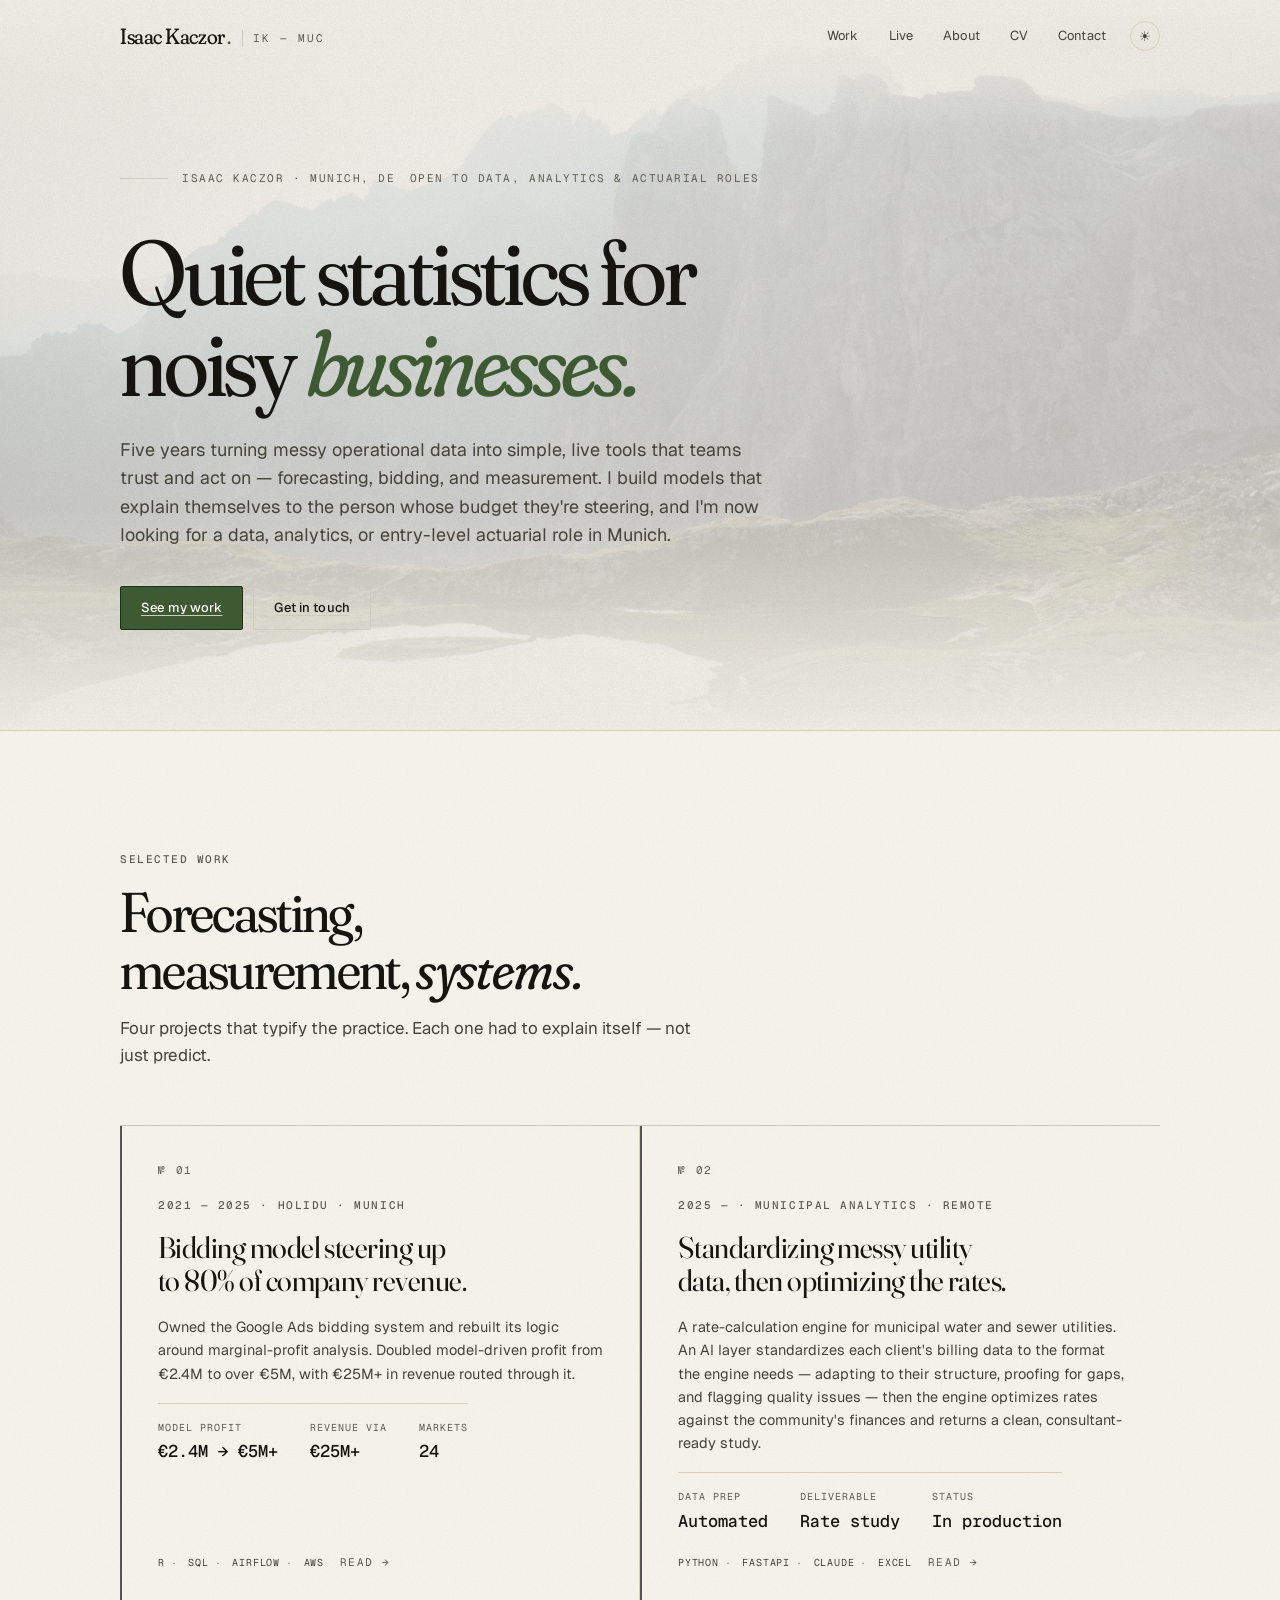
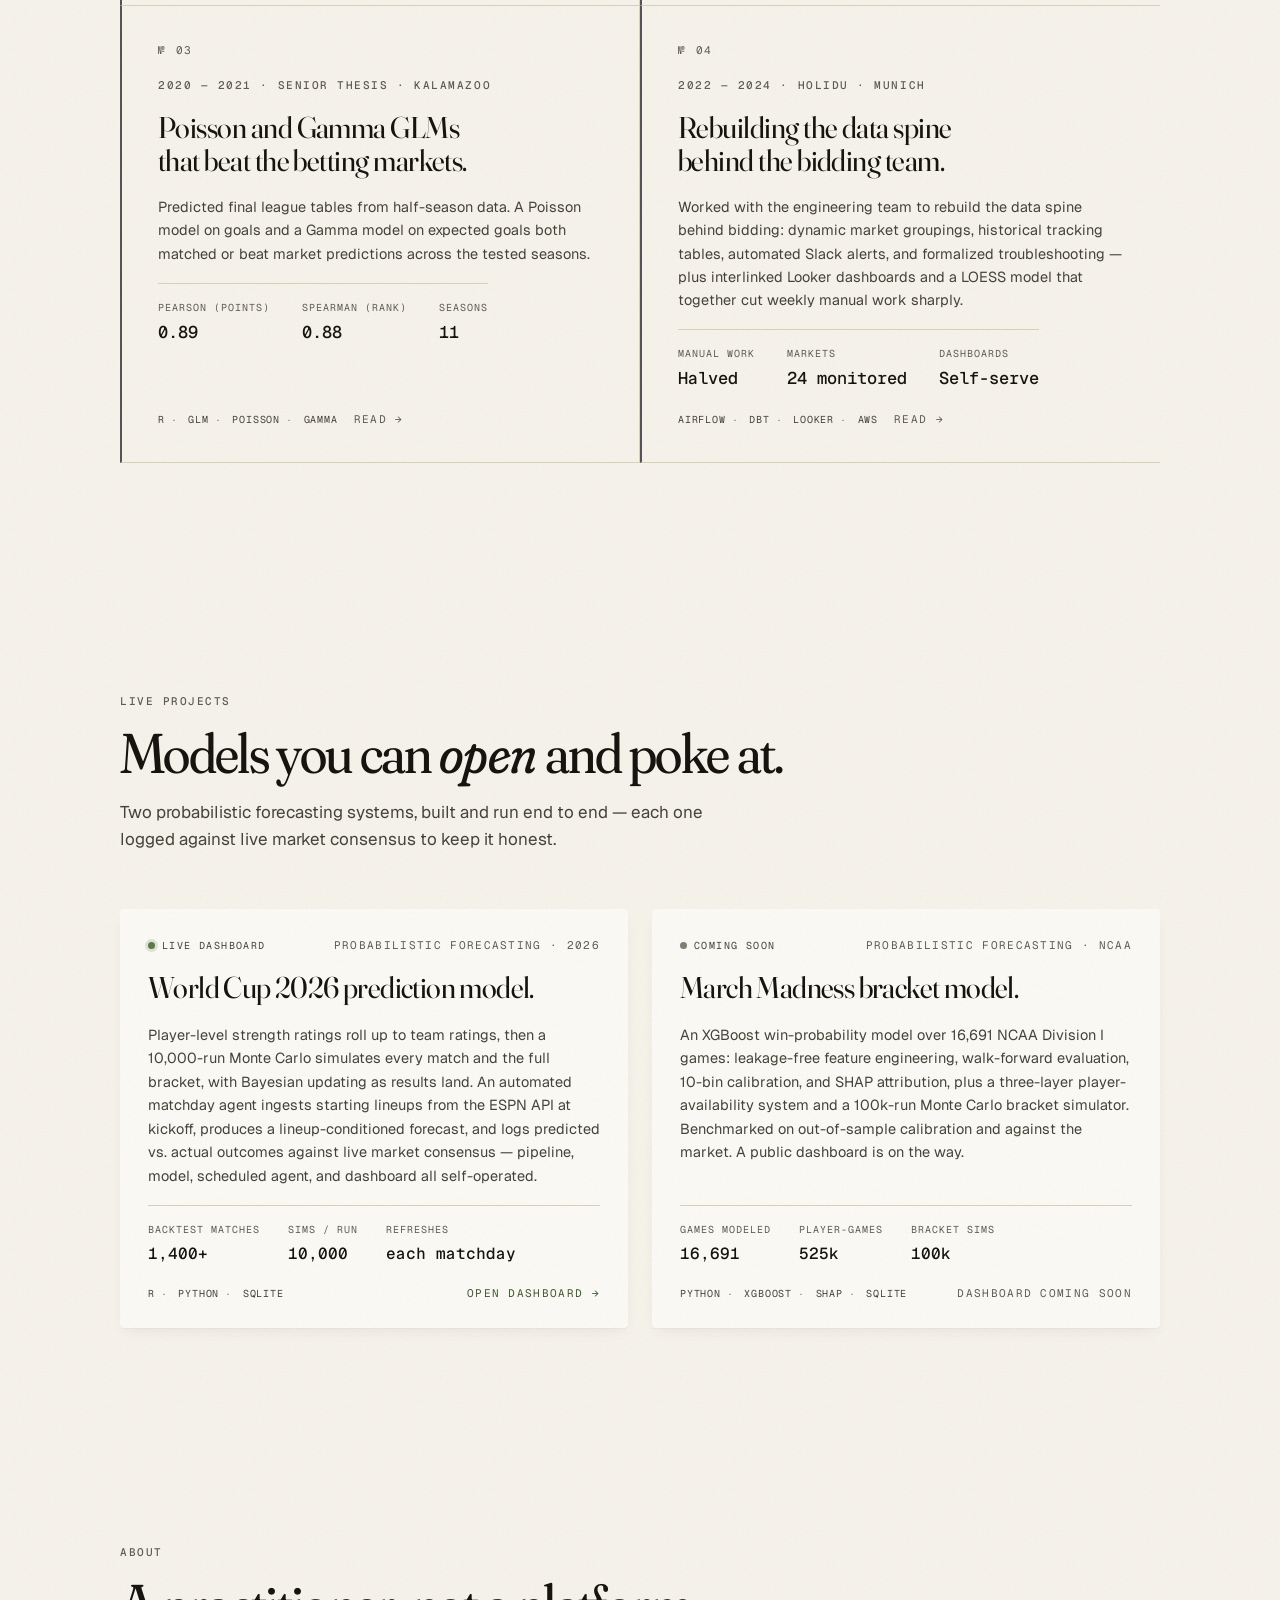
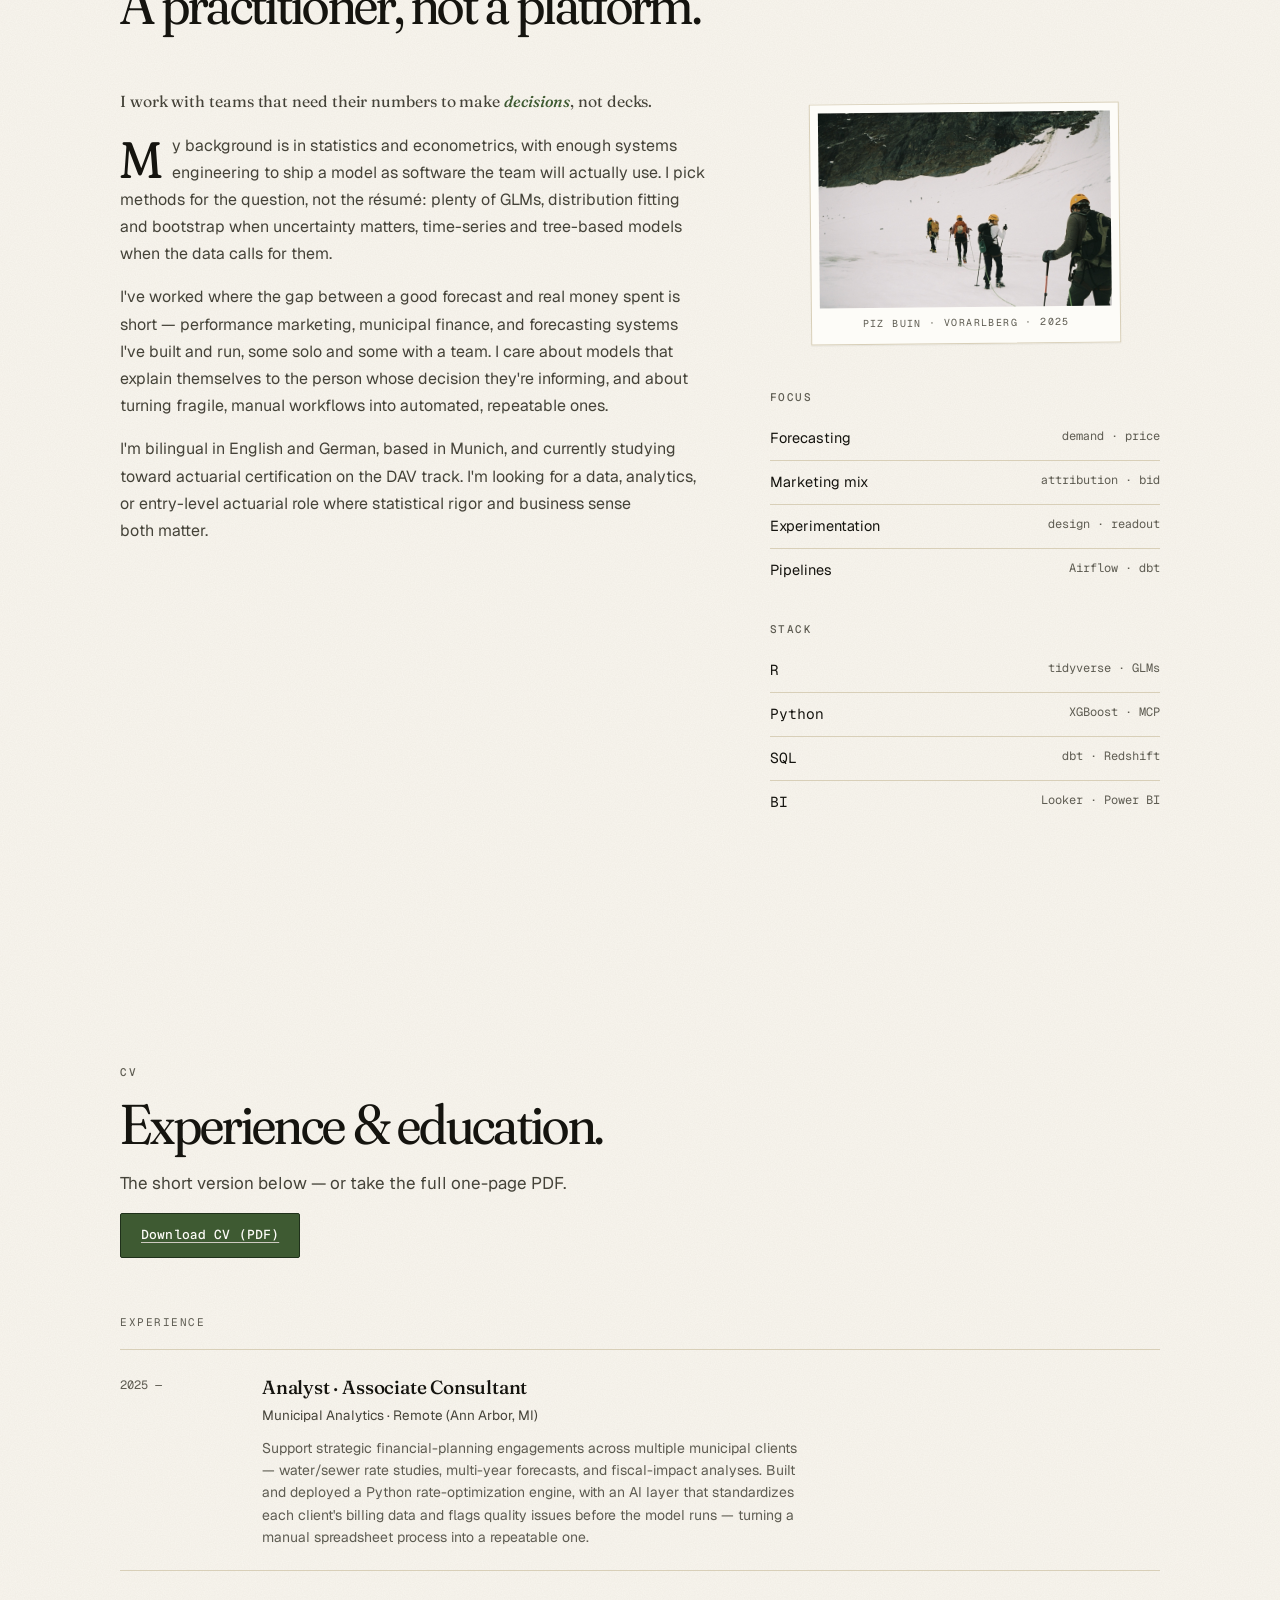
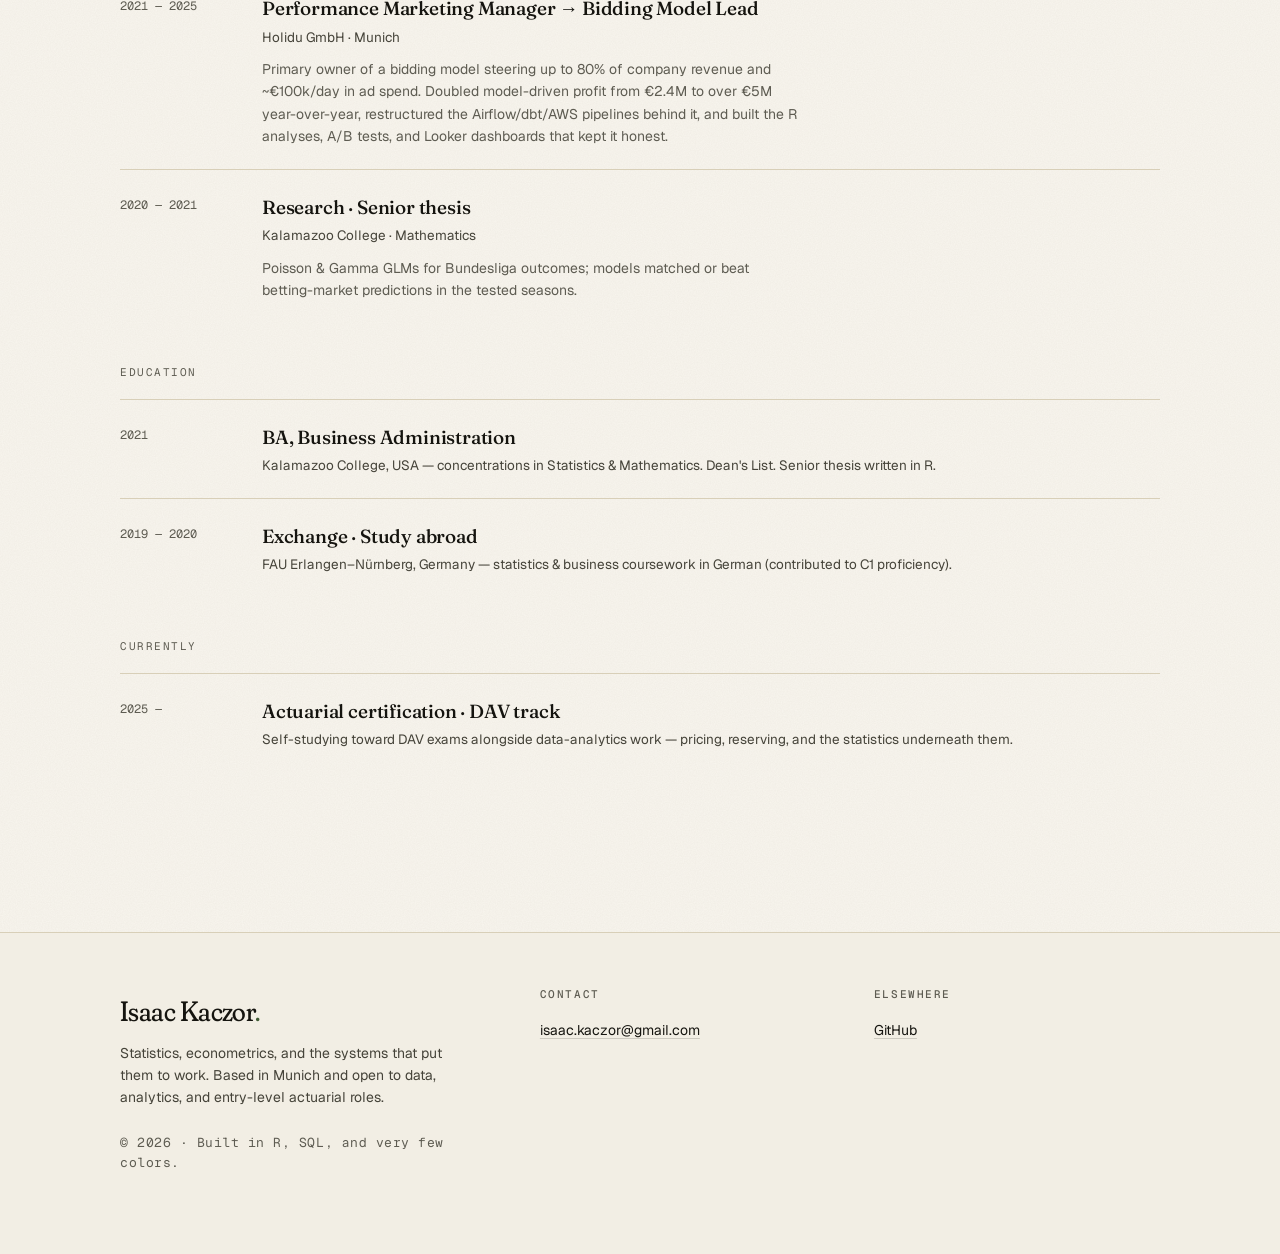
<file: index.html>
<!doctype html>
<html lang="en">
<head>
<meta charset="utf-8"/>
<meta name="viewport" content="width=device-width,initial-scale=1"/>
<title>Isaac Kaczor — Statistics, econometrics & the systems around them</title>
<meta name="description" content="Isaac Kaczor — a statistics and econometrics practitioner in Munich. Five years building forecasting, bidding, and measurement systems that teams trust and act on. Live probabilistic-forecasting projects, professional case studies, and CV."/>
<meta name="author" content="Isaac Kaczor"/>
<link rel="canonical" href="https://isaac-kaczor.vercel.app/"/>

<!-- Open Graph / Twitter -->
<meta property="og:type" content="website"/>
<meta property="og:url" content="https://isaac-kaczor.vercel.app/"/>
<meta property="og:title" content="Isaac Kaczor — Statistics, econometrics & the systems around them"/>
<meta property="og:description" content="Five years turning messy operational data into simple, live tools teams trust. Forecasting, bidding, and measurement — Munich."/>
<meta property="og:image" content="https://isaac-kaczor.vercel.app/assets/photos/hero-dolomites.jpeg"/>
<meta name="twitter:image" content="https://isaac-kaczor.vercel.app/assets/photos/hero-dolomites.jpeg"/>
<meta name="twitter:card" content="summary_large_image"/>

<link rel="icon" type="image/svg+xml" href="assets/logo/monogram.svg"/>
<link rel="preconnect" href="https://fonts.googleapis.com"/>
<link rel="preconnect" href="https://fonts.gstatic.com" crossorigin/>
<link rel="stylesheet" href="styles.css"/>
</head>
<body>
<a class="skip-link" href="#main">Skip to content</a>
<div class="app">

  <!-- ============ TOPBAR ============ -->
  <header class="topbar" id="topbar">
    <div class="topbar-inner">
      <a class="wordmark" href="#top" data-nav="top">
        Isaac Kaczor<span class="dot">.</span>
        <span class="initials">IK — MUC</span>
      </a>
      <nav aria-label="Primary">
        <a class="nav-link" href="#work" data-nav="work">Work</a>
        <a class="nav-link" href="#live" data-nav="live">Live</a>
        <a class="nav-link" href="#about" data-nav="about">About</a>
        <a class="nav-link" href="#cv" data-nav="cv">CV</a>
        <a class="nav-link" href="#contact" data-nav="contact">Contact</a>
        <button class="theme-toggle" id="theme-toggle" title="Toggle light / dark" aria-label="Toggle light or dark theme">☀</button>
      </nav>
    </div>
  </header>

  <main id="main">

  <!-- ============ HERO ============ -->
  <section id="hero" class="hero">
    <div class="hero-photo" aria-hidden="true"></div>
    <div class="hero-grain" aria-hidden="true"></div>
    <div class="hero-inner">
      <div class="hero-meta">
        <span class="rule"></span>
        <span>Isaac Kaczor · Munich, DE</span>
        <span>Open to data, analytics &amp; actuarial roles</span>
      </div>
      <h1 class="hero-title">
        Quiet statistics for<br class="hero-br"/>
        noisy <em>businesses.</em>
      </h1>
      <p class="hero-lede">
        Five years turning messy operational data into simple, live tools that teams trust
        and act on — forecasting, bidding, and measurement. I build models that explain
        themselves to the person whose budget they're steering, and I'm now looking for a
        data, analytics, or entry-level actuarial role in Munich.
      </p>
      <div class="hero-cta">
        <a class="btn btn-primary" href="#work" data-nav="work">See my work</a>
        <a class="btn btn-ghost" href="#contact" data-nav="contact">Get in touch</a>
      </div>
    </div>
  </section>

  <!-- ============ SELECTED WORK ============ -->
  <section id="work" class="section">
    <div class="section-head">
      <div class="eyebrow">Selected work</div>
      <h2>Forecasting, measurement, <span class="serif-italic">systems.</span></h2>
      <p class="section-lede">Four projects that typify the practice. Each one had to explain itself — not just predict.</p>
    </div>
    <div class="work-grid">

      <button class="work-card" data-open="holidu-bid">
        <div class="work-number">№ 01</div>
        <div class="eyebrow">2021 — 2025 · Holidu · Munich</div>
        <h3 class="work-title">Bidding model steering up to 80% of company revenue.</h3>
        <p class="work-summary">Owned the Google Ads bidding system and rebuilt its logic around marginal-profit analysis. Doubled model-driven profit from €2.4M to over €5M, with €25M+ in revenue routed through it.</p>
        <div class="work-stats">
          <div class="work-stat"><span class="work-stat-k">Model profit</span><span class="work-stat-v">€2.4M → €5M+</span></div>
          <div class="work-stat"><span class="work-stat-k">Revenue via</span><span class="work-stat-v">€25M+</span></div>
          <div class="work-stat"><span class="work-stat-k">Markets</span><span class="work-stat-v">24</span></div>
        </div>
        <div class="work-footer">
          <div class="tags"><span class="tag">R</span><span class="tag">SQL</span><span class="tag">Airflow</span><span class="tag">AWS</span></div>
          <div class="work-actions"><span class="work-open">Read →</span></div>
        </div>
      </button>

      <button class="work-card" data-open="municipal">
        <div class="work-number">№ 02</div>
        <div class="eyebrow">2025 — · Municipal Analytics · Remote</div>
        <h3 class="work-title">Standardizing messy utility data, then optimizing the rates.</h3>
        <p class="work-summary">A rate-calculation engine for municipal water and sewer utilities. An AI layer standardizes each client's billing data to the format the engine needs — adapting to their structure, proofing for gaps, and flagging quality issues — then the engine optimizes rates against the community's finances and returns a clean, consultant-ready study.</p>
        <div class="work-stats">
          <div class="work-stat"><span class="work-stat-k">Data prep</span><span class="work-stat-v">Automated</span></div>
          <div class="work-stat"><span class="work-stat-k">Deliverable</span><span class="work-stat-v">Rate study</span></div>
          <div class="work-stat"><span class="work-stat-k">Status</span><span class="work-stat-v">In production</span></div>
        </div>
        <div class="work-footer">
          <div class="tags"><span class="tag">Python</span><span class="tag">FastAPI</span><span class="tag">Claude</span><span class="tag">Excel</span></div>
          <div class="work-actions"><span class="work-open">Read →</span></div>
        </div>
      </button>

      <button class="work-card" data-open="bundesliga">
        <div class="work-number">№ 03</div>
        <div class="eyebrow">2020 — 2021 · Senior thesis · Kalamazoo</div>
        <h3 class="work-title">Poisson and Gamma GLMs that beat the betting markets.</h3>
        <p class="work-summary">Predicted final league tables from half-season data. A Poisson model on goals and a Gamma model on expected goals both matched or beat market predictions across the tested seasons.</p>
        <div class="work-stats">
          <div class="work-stat"><span class="work-stat-k">Pearson (points)</span><span class="work-stat-v">0.89</span></div>
          <div class="work-stat"><span class="work-stat-k">Spearman (rank)</span><span class="work-stat-v">0.88</span></div>
          <div class="work-stat"><span class="work-stat-k">Seasons</span><span class="work-stat-v">11</span></div>
        </div>
        <div class="work-footer">
          <div class="tags"><span class="tag">R</span><span class="tag">GLM</span><span class="tag">Poisson</span><span class="tag">Gamma</span></div>
          <div class="work-actions"><span class="work-open">Read →</span></div>
        </div>
      </button>

      <button class="work-card" data-open="holidu-pipelines">
        <div class="work-number">№ 04</div>
        <div class="eyebrow">2022 — 2024 · Holidu · Munich</div>
        <h3 class="work-title">Rebuilding the data spine behind the bidding team.</h3>
        <p class="work-summary">Worked with the engineering team to rebuild the data spine behind bidding: dynamic market groupings, historical tracking tables, automated Slack alerts, and formalized troubleshooting — plus interlinked Looker dashboards and a LOESS model that together cut weekly manual work sharply.</p>
        <div class="work-stats">
          <div class="work-stat"><span class="work-stat-k">Manual work</span><span class="work-stat-v">Halved</span></div>
          <div class="work-stat"><span class="work-stat-k">Markets</span><span class="work-stat-v">24 monitored</span></div>
          <div class="work-stat"><span class="work-stat-k">Dashboards</span><span class="work-stat-v">Self-serve</span></div>
        </div>
        <div class="work-footer">
          <div class="tags"><span class="tag">Airflow</span><span class="tag">dbt</span><span class="tag">Looker</span><span class="tag">AWS</span></div>
          <div class="work-actions"><span class="work-open">Read →</span></div>
        </div>
      </button>

    </div>
  </section>

  <!-- ============ LIVE PROJECTS ============ -->
  <section id="live" class="live">
    <div class="section-head">
      <div class="eyebrow">Live projects</div>
      <h2>Models you can <span class="serif-italic">open</span> and poke at.</h2>
      <p class="section-lede">Two probabilistic forecasting systems, built and run end to end — each one logged against live market consensus to keep it honest.</p>
    </div>
    <div class="live-grid">

      <a class="live-card" href="https://wc26-dashboard-nu.vercel.app" target="_blank" rel="noopener noreferrer">
        <div class="live-top">
          <span class="live-status is-live"><span class="dot"></span>Live dashboard</span>
          <span class="live-kicker">Probabilistic forecasting · 2026</span>
        </div>
        <h3 class="live-title">World Cup 2026 prediction model.</h3>
        <p class="live-summary">
          Player-level strength ratings roll up to team ratings, then a 10,000-run Monte Carlo
          simulates every match and the full bracket, with Bayesian updating as results land.
          An automated matchday agent ingests starting lineups from the ESPN API at kickoff,
          produces a lineup-conditioned forecast, and logs predicted vs. actual outcomes
          against live market consensus — pipeline, model, scheduled agent, and dashboard all
          self-operated.
        </p>
        <div class="live-stats">
          <div class="live-stat"><span class="live-stat-k">Backtest matches</span><span class="live-stat-v">1,400+</span></div>
          <div class="live-stat"><span class="live-stat-k">Sims / run</span><span class="live-stat-v">10,000</span></div>
          <div class="live-stat"><span class="live-stat-k">Refreshes</span><span class="live-stat-v">each matchday</span></div>
        </div>
        <div class="live-foot">
          <div class="tags"><span class="tag">R</span><span class="tag">Python</span><span class="tag">SQLite</span></div>
          <span class="live-go">Open dashboard →</span>
        </div>
      </a>

      <div class="live-card soon">
        <div class="live-top">
          <span class="live-status"><span class="dot"></span>Coming soon</span>
          <span class="live-kicker">Probabilistic forecasting · NCAA</span>
        </div>
        <h3 class="live-title">March Madness bracket model.</h3>
        <p class="live-summary">
          An XGBoost win-probability model over 16,691 NCAA Division I games: leakage-free
          feature engineering, walk-forward evaluation, 10-bin calibration, and SHAP
          attribution, plus a three-layer player-availability system and a 100k-run Monte
          Carlo bracket simulator. Benchmarked on out-of-sample calibration and against the
          market. A public dashboard is on the way.
        </p>
        <div class="live-stats">
          <div class="live-stat"><span class="live-stat-k">Games modeled</span><span class="live-stat-v">16,691</span></div>
          <div class="live-stat"><span class="live-stat-k">Player-games</span><span class="live-stat-v">525k</span></div>
          <div class="live-stat"><span class="live-stat-k">Bracket sims</span><span class="live-stat-v">100k</span></div>
        </div>
        <div class="live-foot">
          <div class="tags"><span class="tag">Python</span><span class="tag">XGBoost</span><span class="tag">SHAP</span><span class="tag">SQLite</span></div>
          <span class="live-soon-tag">Dashboard coming soon</span>
        </div>
      </div>

    </div>
  </section>

  <!-- ============ ABOUT ============ -->
  <section id="about" class="section">
    <div class="section-head">
      <div class="eyebrow">About</div>
      <h2>A practitioner, not a platform.</h2>
    </div>
    <div class="about-grid">
      <div class="about-col">
        <p class="about-lede">
          I work with teams that need their numbers to make <em>decisions</em>, not decks.
        </p>
        <p class="dropcap">
          My background is in statistics and econometrics, with enough systems engineering to
          ship a model as software the team will actually use. I pick methods for the question,
          not the résumé: plenty of GLMs, distribution fitting and bootstrap when uncertainty
          matters, time-series and tree-based models when the data calls for them.
        </p>
        <p>
          I've worked where the gap between a good forecast and real money spent is short —
          performance marketing, municipal finance, and forecasting systems I've built and run,
          some solo and some with a team. I care about models that explain themselves to the
          person whose decision they're informing, and about turning fragile, manual workflows
          into automated, repeatable ones.
        </p>
        <p>
          I'm bilingual in English and German, based in Munich, and currently studying toward
          actuarial certification on the DAV track. I'm looking for a data, analytics, or
          entry-level actuarial role where statistical rigor and business sense both matter.
        </p>
      </div>
      <aside class="about-side">
        <figure class="photo-frame">
          <img src="assets/photos/rope-team.jpg" alt="A rope team on the Piz Buin glacier, Vorarlberg, shot on 35mm film" loading="lazy"/>
          <figcaption class="photo-caption">Piz Buin · Vorarlberg · 2025</figcaption>
        </figure>
        <div class="about-block">
          <h4>Focus</h4>
          <ul>
            <li><span class="k">Forecasting</span><span class="v">demand · price</span></li>
            <li><span class="k">Marketing mix</span><span class="v">attribution · bid</span></li>
            <li><span class="k">Experimentation</span><span class="v">design · readout</span></li>
            <li><span class="k">Pipelines</span><span class="v">Airflow · dbt</span></li>
          </ul>
        </div>
        <div class="about-block">
          <h4>Stack</h4>
          <ul class="mono">
            <li><span class="k">R</span><span class="v">tidyverse · GLMs</span></li>
            <li><span class="k">Python</span><span class="v">XGBoost · MCP</span></li>
            <li><span class="k">SQL</span><span class="v">dbt · Redshift</span></li>
            <li><span class="k">BI</span><span class="v">Looker · Power BI</span></li>
          </ul>
        </div>
      </aside>
    </div>
  </section>

  <!-- ============ CV ============ -->
  <section id="cv" class="section">
    <div class="section-head">
      <div class="eyebrow">CV</div>
      <h2>Experience &amp; education.</h2>
      <p class="section-lede">The short version below — or take the full one-page PDF.</p>
      <div class="cv-download">
        <a class="btn btn-primary" href="assets/cv/Isaac-Kaczor-CV.pdf" download>Download CV (PDF)</a>
      </div>
    </div>

    <div class="cv-block">
      <div class="cv-head">Experience</div>
      <div class="cv-row">
        <div class="cv-year">2025 —</div>
        <div class="cv-body">
          <div class="cv-role">Analyst · Associate Consultant</div>
          <div class="cv-org">Municipal Analytics · Remote (Ann Arbor, MI)</div>
          <div class="cv-note">Support strategic financial-planning engagements across multiple municipal clients — water/sewer rate studies, multi-year forecasts, and fiscal-impact analyses. Built and deployed a Python rate-optimization engine, with an AI layer that standardizes each client's billing data and flags quality issues before the model runs — turning a manual spreadsheet process into a repeatable one.</div>
        </div>
      </div>
      <div class="cv-row">
        <div class="cv-year">2021 — 2025</div>
        <div class="cv-body">
          <div class="cv-role">Performance Marketing Manager → Bidding Model Lead</div>
          <div class="cv-org">Holidu GmbH · Munich</div>
          <div class="cv-note">Primary owner of a bidding model steering up to 80% of company revenue and ~€100k/day in ad spend. Doubled model-driven profit from €2.4M to over €5M year-over-year, restructured the Airflow/dbt/AWS pipelines behind it, and built the R analyses, A/B tests, and Looker dashboards that kept it honest.</div>
        </div>
      </div>
      <div class="cv-row">
        <div class="cv-year">2020 — 2021</div>
        <div class="cv-body">
          <div class="cv-role">Research · Senior thesis</div>
          <div class="cv-org">Kalamazoo College · Mathematics</div>
          <div class="cv-note">Poisson &amp; Gamma GLMs for Bundesliga outcomes; models matched or beat betting-market predictions in the tested seasons.</div>
        </div>
      </div>
    </div>

    <div class="cv-block">
      <div class="cv-head">Education</div>
      <div class="cv-row">
        <div class="cv-year">2021</div>
        <div class="cv-body">
          <div class="cv-role">BA, Business Administration</div>
          <div class="cv-org">Kalamazoo College, USA — concentrations in Statistics &amp; Mathematics. Dean's List. Senior thesis written in R.</div>
        </div>
      </div>
      <div class="cv-row">
        <div class="cv-year">2019 — 2020</div>
        <div class="cv-body">
          <div class="cv-role">Exchange · Study abroad</div>
          <div class="cv-org">FAU Erlangen–Nürnberg, Germany — statistics &amp; business coursework in German (contributed to C1 proficiency).</div>
        </div>
      </div>
    </div>

    <div class="cv-block">
      <div class="cv-head">Currently</div>
      <div class="cv-row">
        <div class="cv-year">2025 —</div>
        <div class="cv-body">
          <div class="cv-role">Actuarial certification · DAV track</div>
          <div class="cv-org">Self-studying toward DAV exams alongside data-analytics work — pricing, reserving, and the statistics underneath them.</div>
        </div>
      </div>
    </div>
  </section>

  </main>

  <!-- ============ FOOTER ============ -->
  <footer id="contact" class="footer">
    <div class="footer-inner">
      <div class="footer-col">
        <div class="footer-wordmark">Isaac Kaczor<span class="dot">.</span></div>
        <p>Statistics, econometrics, and the systems that put them to work. Based in Munich and open to data, analytics, and entry-level actuarial roles.</p>
        <div class="footer-line">© <span id="year">2026</span> · Built in R, SQL, and very few colors.</div>
      </div>
      <div class="footer-col">
        <h4>Contact</h4>
        <ul>
          <li><a href="mailto:isaac.kaczor@gmail.com">isaac.kaczor@gmail.com</a></li>
        </ul>
      </div>
      <div class="footer-col">
        <h4>Elsewhere</h4>
        <ul>
          <li><a href="https://github.com/Kaczor594" target="_blank" rel="noopener noreferrer">GitHub</a></li>
        </ul>
      </div>
    </div>
  </footer>

  <!-- ============ WORK DETAIL SHEETS (toggled by JS) ============ -->
  <div class="sheet-scrim" data-sheet="holidu-bid" hidden>
    <div class="sheet" role="dialog" aria-modal="true" aria-label="Bidding model case study">
      <div class="sheet-head">
        <div class="eyebrow">2021 — 2025 · Holidu · Munich</div>
        <button class="sheet-close" data-close>Close · Esc</button>
      </div>
      <h2 class="sheet-title">Bidding model steering up to 80% of company revenue.</h2>
      <p class="sheet-lede">Owned the Google Ads bidding system at a 750-person company and rebuilt its logic around marginal-profit analysis — doubling model-driven profit while keeping it legible to the marketing team.</p>
      <div class="sheet-grid">
        <div>
          <h4>Method</h4>
          <p>The model itself was a hierarchical averaging system in SQL. I ran independent statistical analyses in R — per-product and per-region Gamma and Gaussian GLMs, AIC-based distribution fitting, and bootstrap uncertainty — to find inefficiencies and feed the results back as multiplicative correction factors and adjustable inputs. Every non-bug-fix change was A/B tested before rollout.</p>
        </div>
        <div>
          <h4>Outcome</h4>
          <p>Doubled model-driven profit from <b>€2.4M (2023)</b> to <b>over €5M (2024)</b>, with €25M+ in revenue routed through Google Ads. The performance-marketing team beat company revenue and profit targets 1–3 months early in both 2023 and 2024.</p>
        </div>
        <div>
          <h4>Stack</h4>
          <p class="mono">R · SQL · dbt · Airflow · AWS (Redshift, Athena) · Looker</p>
        </div>
        <div>
          <h4>Role</h4>
          <p>Primary owner for 2+ years — one of three people with comprehensive understanding of the model. ~€100k/day in ad spend under management across European markets.</p>
        </div>
      </div>
    </div>
  </div>

  <div class="sheet-scrim" data-sheet="municipal" hidden>
    <div class="sheet" role="dialog" aria-modal="true" aria-label="Municipal Analytics case study">
      <div class="sheet-head">
        <div class="eyebrow">2025 — · Municipal Analytics · Remote</div>
        <button class="sheet-close" data-close>Close · Esc</button>
      </div>
      <h2 class="sheet-title">Standardizing messy utility data, then optimizing the rates.</h2>
      <p class="sheet-lede">Most of the work in a utility-rate study isn't the math — it's getting every client's billing data into a shape a model can trust. This tool automates that, then optimizes the rates.</p>
      <div class="sheet-grid">
        <div>
          <h4>Method</h4>
          <p>At its core it is a rate-calculation engine for water and sewer utilities — cost allocation, reserve targets, bond and capital modeling, meter-ratio scaling. Around it, an AI layer standardizes each client's raw billing exports to the engine's format, adapting to that community's structure and preferences, proofing for missing or inconsistent data, and flagging quality issues (e.g. township vs. village rate-code splits) before they reach the model.</p>
        </div>
        <div>
          <h4>Outcome</h4>
          <p>A fragile, manual spreadsheet process became repeatable and fast: the engine optimizes rates against each community's financial constraints and returns a clean, standardized study — bill-impact tables, fund-balance projections, and capital plans — with every figure traceable to its inputs. In production for live client engagements.</p>
        </div>
        <div>
          <h4>Stack</h4>
          <p class="mono">Python · FastAPI · Claude (tool-use) · Google Drive API · DuckDB · openpyxl</p>
        </div>
        <div>
          <h4>Role</h4>
          <p>Designed and built it end to end — the rate engine, the data-standardization tooling, and the workflows behind them — and deployed it for live client use.</p>
        </div>
      </div>
    </div>
  </div>

  <div class="sheet-scrim" data-sheet="bundesliga" hidden>
    <div class="sheet" role="dialog" aria-modal="true" aria-label="Bundesliga thesis case study">
      <div class="sheet-head">
        <div class="eyebrow">2020 — 2021 · Senior thesis · Kalamazoo</div>
        <button class="sheet-close" data-close>Close · Esc</button>
      </div>
      <h2 class="sheet-title">Poisson and Gamma GLMs that beat the betting markets.</h2>
      <p class="sheet-lede">Predicting where eighteen teams finish, from only half a season of data — and checking the answer against the market.</p>

      <div class="sheet-grid">
        <div>
          <h4>Method</h4>
          <p>Poisson GLM fitted on first-half goals scored and conceded per team, then used to simulate the remaining matches 10,000 times. A Gamma GLM variant used expected goals (xG) in place of goals.</p>
        </div>
        <div>
          <h4>Outcome</h4>
          <p>Pearson correlation between simulated and actual final points averaged <b>0.89</b>; Spearman's ρ on final rankings was <b>0.88</b>. Both models matched or beat betting-market predictions across the tested seasons.</p>
        </div>
        <div>
          <h4>Stack</h4>
          <p class="mono">R · dplyr · ggplot2 · glm(family = poisson / Gamma)</p>
        </div>
        <div>
          <h4>Role</h4>
          <p>Sole author. Supervised by Dr. Eric Nordmoe, Kalamazoo College Mathematics.</p>
        </div>
      </div>
    </div>
  </div>

  <div class="sheet-scrim" data-sheet="holidu-pipelines" hidden>
    <div class="sheet" role="dialog" aria-modal="true" aria-label="Data pipeline rebuild case study">
      <div class="sheet-head">
        <div class="eyebrow">2022 — 2024 · Holidu · Munich</div>
        <button class="sheet-close" data-close>Close · Esc</button>
      </div>
      <h2 class="sheet-title">Rebuilding the data spine behind the bidding team.</h2>
      <p class="sheet-lede">When the team halved from twelve to six, the manual market-by-market work had to become automated, observable, and fast.</p>
      <div class="sheet-grid">
        <div>
          <h4>Method</h4>
          <p>Partnered with the engineering team to audit and restructure the Airflow/dbt pipelines feeding the bidding model: fixed ETL and dbt bugs, reshaped DAG flows to refresh faster, and added historical tracking tables. Introduced dynamic market groupings, automated Slack alerts for anomalies, and a formalized troubleshooting process so problems were caught and resolved consistently.</p>
        </div>
        <div>
          <h4>Outcome</h4>
          <p>Together these changes — plus a set of interlinked, self-serve Looker dashboards and a LOESS adjustment model — sharply cut the weekly manual work that had ballooned when the team halved from twelve to six. Integrating a new Google Ads channel also resolved <b>18+ months</b> of legacy setup issues.</p>
        </div>
        <div>
          <h4>Stack</h4>
          <p class="mono">Airflow · dbt · AWS · Looker · R</p>
        </div>
        <div>
          <h4>Role</h4>
          <p>Collaborated with the engineering team to build and maintain the data spine, alongside owning the core bidding work.</p>
        </div>
      </div>
    </div>
  </div>

</div>
<script src="app.js"></script>
</body>
</html>
</file>
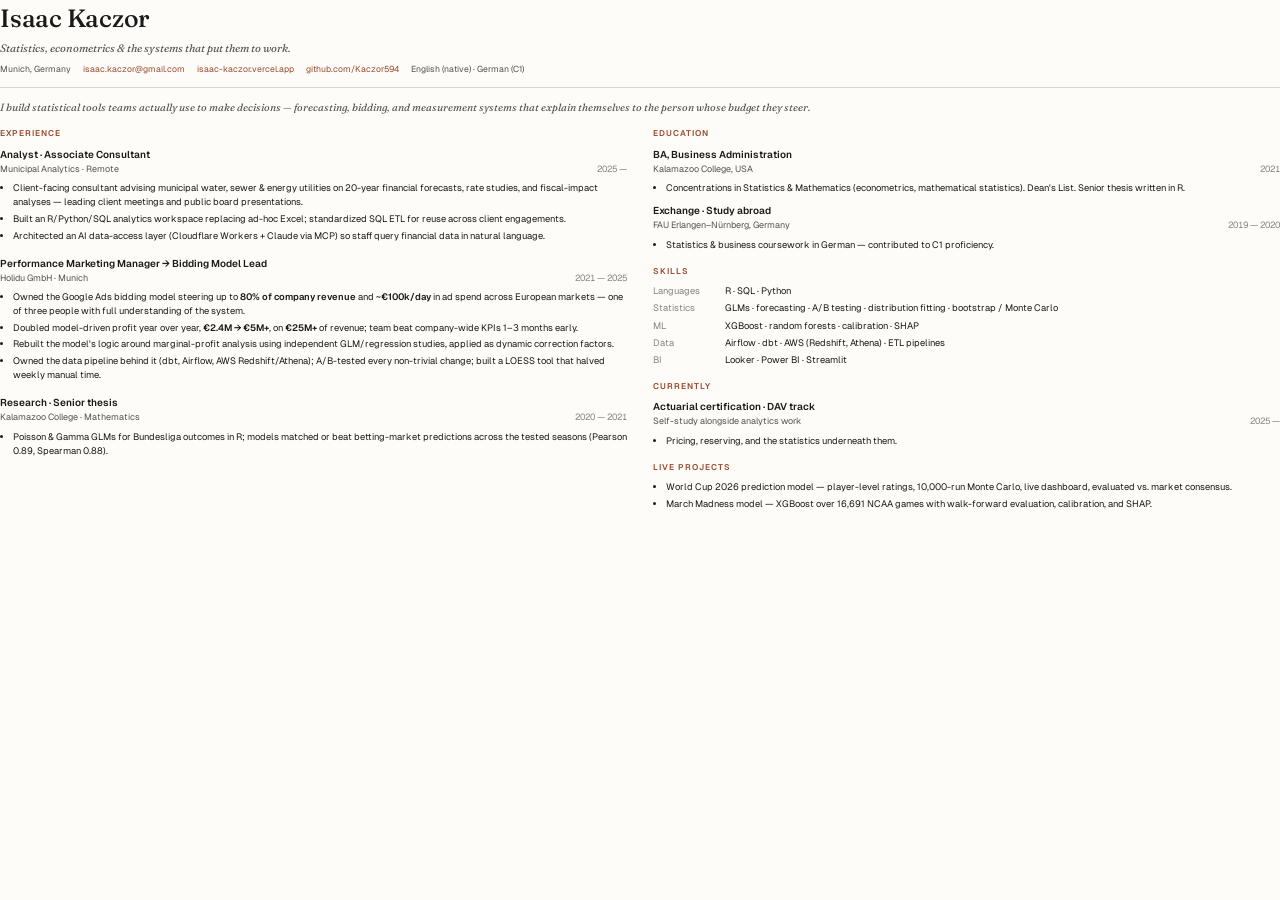
<file: assets/cv/Isaac-Kaczor-CV.src.html>
<!doctype html>
<!-- Source for Isaac-Kaczor-CV.pdf. Content from ~/job-application-pipeline/profile.json.
     Regenerate: see assets/cv/README.md. Replace the PDF freely (e.g. a pipeline résumé export). -->
<html lang="en">
<head>
<meta charset="utf-8"/>
<link rel="preconnect" href="https://fonts.googleapis.com"/>
<link rel="preconnect" href="https://fonts.gstatic.com" crossorigin/>
<link href="https://fonts.googleapis.com/css2?family=Fraunces:ital,opsz,wght@0,9..144,400;0,9..144,500;1,9..144,400&family=Geist:wght@300;400;500;600&display=swap" rel="stylesheet"/>
<style>
  :root{
    --ink:#1a1a18; --soft:#55524c; --faint:#8a857d; --line:#d9d5cc;
    --accent:#9a4a2f; --paper:#fdfcf9;
  }
  *{box-sizing:border-box;}
  @page{ size:A4; margin:13mm 15mm; }
  html,body{ margin:0; padding:0; background:var(--paper); color:var(--ink); }
  body{ font-family:'Geist', system-ui, sans-serif; font-size:9.4px; line-height:1.5; -webkit-print-color-adjust:exact; print-color-adjust:exact; }
  .name{ font-family:'Fraunces', Georgia, serif; font-weight:500; font-size:25px; letter-spacing:-0.01em; margin:0; }
  .tagline{ font-family:'Fraunces', Georgia, serif; font-style:italic; color:var(--soft); font-size:11px; margin:2px 0 0; }
  .contact{ margin-top:7px; color:var(--soft); font-size:8.7px; display:flex; flex-wrap:wrap; gap:4px 12px; }
  .contact a{ color:var(--accent); text-decoration:none; }
  .rule{ height:1px; background:var(--line); border:0; margin:11px 0 12px; }
  .grid{ display:grid; grid-template-columns:1fr 1fr; gap:0 26px; }
  h2.sec{ font-family:'Geist', sans-serif; font-weight:600; text-transform:uppercase; letter-spacing:0.12em; font-size:8.3px; color:var(--accent); margin:0 0 7px; }
  .block{ margin-bottom:13px; }
  .role{ font-weight:600; font-size:10px; margin:0; }
  .org{ color:var(--soft); font-size:9px; margin:1px 0 0; display:flex; justify-content:space-between; gap:8px; }
  .org .when{ color:var(--faint); white-space:nowrap; font-variant-numeric:tabular-nums; }
  ul{ margin:5px 0 0; padding-left:13px; }
  li{ margin:0 0 2.5px; }
  .lede{ font-family:'Fraunces', Georgia, serif; font-style:italic; font-size:10.5px; color:var(--soft); margin:0 0 12px; line-height:1.45; }
  .kv{ margin:0; }
  .kv div{ display:flex; gap:8px; margin-bottom:3px; }
  .kv .k{ width:64px; color:var(--faint); flex:none; }
  .kv .v{ color:var(--ink); }
  .mono{ font-feature-settings:"tnum"; }
  b{ font-weight:600; }
</style>
</head>
<body>
  <header>
    <h1 class="name">Isaac Kaczor</h1>
    <p class="tagline">Statistics, econometrics &amp; the systems that put them to work.</p>
    <div class="contact">
      <span>Munich, Germany</span>
      <a href="mailto:isaac.kaczor@gmail.com">isaac.kaczor@gmail.com</a>
      <a href="https://isaac-kaczor.vercel.app">isaac-kaczor.vercel.app</a>
      <a href="https://github.com/Kaczor594">github.com/Kaczor594</a>
      <span>English (native) · German (C1)</span>
    </div>
  </header>
  <hr class="rule"/>

  <p class="lede">I build statistical tools teams actually use to make decisions — forecasting, bidding,
  and measurement systems that explain themselves to the person whose budget they steer.</p>

  <div class="grid">
    <div class="col">

      <div class="block">
        <h2 class="sec">Experience</h2>
        <p class="role">Analyst · Associate Consultant</p>
        <p class="org"><span>Municipal Analytics · Remote</span><span class="when">2025 —</span></p>
        <ul>
          <li>Client-facing consultant advising municipal water, sewer &amp; energy utilities on 20-year financial forecasts, rate studies, and fiscal-impact analyses — leading client meetings and public board presentations.</li>
          <li>Built an R/Python/SQL analytics workspace replacing ad-hoc Excel; standardized SQL ETL for reuse across client engagements.</li>
          <li>Architected an AI data-access layer (Cloudflare Workers + Claude via MCP) so staff query financial data in natural language.</li>
        </ul>
      </div>

      <div class="block">
        <p class="role">Performance Marketing Manager → Bidding Model Lead</p>
        <p class="org"><span>Holidu GmbH · Munich</span><span class="when">2021 — 2025</span></p>
        <ul>
          <li>Owned the Google Ads bidding model steering up to <b>80% of company revenue</b> and ~<b>€100k/day</b> in ad spend across European markets — one of three people with full understanding of the system.</li>
          <li>Doubled model-driven profit year over year, <b>€2.4M → €5M+</b>, on <b>€25M+</b> of revenue; team beat company-wide KPIs 1–3 months early.</li>
          <li>Rebuilt the model's logic around marginal-profit analysis using independent GLM/regression studies, applied as dynamic correction factors.</li>
          <li>Owned the data pipeline behind it (dbt, Airflow, AWS Redshift/Athena); A/B-tested every non-trivial change; built a LOESS tool that halved weekly manual time.</li>
        </ul>
      </div>

      <div class="block">
        <p class="role">Research · Senior thesis</p>
        <p class="org"><span>Kalamazoo College · Mathematics</span><span class="when">2020 — 2021</span></p>
        <ul>
          <li>Poisson &amp; Gamma GLMs for Bundesliga outcomes in R; models matched or beat betting-market predictions across the tested seasons (Pearson 0.89, Spearman 0.88).</li>
        </ul>
      </div>

    </div>
    <div class="col">

      <div class="block">
        <h2 class="sec">Education</h2>
        <p class="role">BA, Business Administration</p>
        <p class="org"><span>Kalamazoo College, USA</span><span class="when">2021</span></p>
        <ul>
          <li>Concentrations in Statistics &amp; Mathematics (econometrics, mathematical statistics). Dean's List. Senior thesis written in R.</li>
        </ul>
        <p class="role" style="margin-top:8px;">Exchange · Study abroad</p>
        <p class="org"><span>FAU Erlangen–Nürnberg, Germany</span><span class="when">2019 — 2020</span></p>
        <ul>
          <li>Statistics &amp; business coursework in German — contributed to C1 proficiency.</li>
        </ul>
      </div>

      <div class="block">
        <h2 class="sec">Skills</h2>
        <div class="kv">
          <div><span class="k">Languages</span><span class="v">R · SQL · Python</span></div>
          <div><span class="k">Statistics</span><span class="v">GLMs · forecasting · A/B testing · distribution fitting · bootstrap / Monte Carlo</span></div>
          <div><span class="k">ML</span><span class="v">XGBoost · random forests · calibration · SHAP</span></div>
          <div><span class="k">Data</span><span class="v">Airflow · dbt · AWS (Redshift, Athena) · ETL pipelines</span></div>
          <div><span class="k">BI</span><span class="v">Looker · Power BI · Streamlit</span></div>
        </div>
      </div>

      <div class="block">
        <h2 class="sec">Currently</h2>
        <p class="role">Actuarial certification · DAV track</p>
        <p class="org"><span>Self-study alongside analytics work</span><span class="when">2025 —</span></p>
        <ul>
          <li>Pricing, reserving, and the statistics underneath them.</li>
        </ul>
      </div>

      <div class="block">
        <h2 class="sec">Live projects</h2>
        <ul style="padding-left:13px;">
          <li>World Cup 2026 prediction model — player-level ratings, 10,000-run Monte Carlo, live dashboard, evaluated vs. market consensus.</li>
          <li>March Madness model — XGBoost over 16,691 NCAA games with walk-forward evaluation, calibration, and SHAP.</li>
        </ul>
      </div>

    </div>
  </div>
</body>
</html>
</file>
<file: styles.css>
@import url('tokens.css');

* { box-sizing: border-box; }
html, body { margin: 0; }
body {
  background: var(--bg);
  color: var(--fg-1);
  background-image: var(--tex-paper);
  background-blend-mode: multiply;
}

.app { min-height: 100vh; }
.container { max-width: 1120px; margin: 0 auto; padding: 0 40px; }

/* ==== TOPBAR ==== */
.topbar {
  position: fixed; top: 0; left: 0; right: 0; z-index: 20;
  transition: background var(--dur-med) var(--ease-out), border-color var(--dur-med) var(--ease-out);
  border-bottom: 1px solid transparent;
}
.topbar.scrolled {
  background: rgba(248, 245, 238, 0.88);
  backdrop-filter: blur(8px) saturate(1.05);
  border-bottom-color: var(--line-1);
}
[data-theme="dark"] .topbar.scrolled {
  background: rgba(21, 20, 15, 0.82);
  backdrop-filter: blur(10px) saturate(1.1);
  border-bottom-color: var(--line-1);
}
.topbar-inner {
  max-width: 1120px; margin: 0 auto; padding: 18px 40px;
  display: flex; align-items: center; justify-content: space-between;
}
.wordmark {
  font-family: var(--font-display); font-weight: 400;
  font-size: 22px; letter-spacing: -0.02em;
  cursor: pointer; text-decoration: none; color: var(--fg-1);
  display: inline-flex; align-items: baseline; gap: 2px;
  font-variation-settings: "opsz" 144, "SOFT" 100;
  white-space: nowrap;
}
.wordmark .dot { color: var(--brand); }
.wordmark .initials {
  font-family: var(--font-mono);
  font-size: 11px; letter-spacing: 0.18em; text-transform: uppercase;
  color: var(--fg-3);
  padding-left: 10px; margin-left: 10px;
  border-left: 1px solid var(--line-2);
  transform: translateY(-2px);
}
.topbar nav { display: flex; gap: 2px; align-items: center; }
.nav-link {
  font-family: var(--font-sans);
  font-size: 13px; color: var(--fg-2);
  padding: 8px 14px; border-radius: var(--radius-sm);
  cursor: pointer; text-decoration: none;
  transition: color var(--dur-fast) var(--ease-out);
  letter-spacing: 0.01em;
}
.nav-link:hover { color: var(--fg-1); }
.nav-link.active { color: var(--brand); }
.theme-toggle {
  margin-left: 8px; width: 30px; height: 30px;
  display: inline-flex; align-items: center; justify-content: center;
  border: 1px solid var(--line-1); background: transparent;
  border-radius: var(--radius-pill); cursor: pointer;
  color: var(--fg-2); transition: all var(--dur-fast) var(--ease-out);
}
.theme-toggle:hover { color: var(--fg-1); border-color: var(--line-2); }

/* ==== UTIL ==== */
.eyebrow {
  font-family: var(--font-mono);
  font-size: 11px; letter-spacing: var(--tracking-wider);
  text-transform: uppercase; color: var(--fg-3); font-weight: 500;
}
.mono { font-family: var(--font-mono); font-variant-numeric: tabular-nums; }
.serif-italic {
  font-family: var(--font-display); font-style: italic;
  letter-spacing: -0.01em; font-weight: 400;
  font-variation-settings: "opsz" 144, "SOFT" 100;
}

/* ==== HERO ==== */
.hero {
  position: relative;
  padding: 170px 0 100px;
  overflow: hidden;
  border-bottom: 1px solid var(--line-1);
}
.cv-download { margin-top: 16px; }
.cv-download .btn { font-family: var(--font-mono); }

.hero-photo {
  position: absolute; inset: 0;
  background-image: url('assets/photos/hero-dolomites.jpeg'); /* fallback */
  background-image: image-set(
    url('assets/photos/hero-dolomites.webp') type('image/webp'),
    url('assets/photos/hero-dolomites.jpeg') type('image/jpeg')
  );
  background-size: cover; background-position: center 55%;
  opacity: 0.22;
  filter: saturate(0.78) contrast(0.95);
  mask-image: linear-gradient(180deg, transparent 0%, black 18%, black 70%, transparent 100%);
  -webkit-mask-image: linear-gradient(180deg, transparent 0%, black 18%, black 70%, transparent 100%);
  pointer-events: none;
}
.hero-grain {
  position: absolute; inset: 0;
  background-image: var(--tex-grain);
  mix-blend-mode: multiply;
  opacity: 0.8;
  pointer-events: none;
}
.hero-inner { position: relative; max-width: 1120px; margin: 0 auto; padding: 0 40px; }
.hero-meta {
  display: flex; align-items: center; gap: 14px;
  margin-bottom: 40px;
  font-family: var(--font-mono);
  font-size: 11px; letter-spacing: 0.14em; text-transform: uppercase;
  color: var(--fg-3);
  flex-wrap: wrap;
}
.hero-meta > span { white-space: nowrap; }
.hero-meta .rule {
  flex: 0 0 48px; height: 1px; background: var(--line-2);
}
.hero-title {
  font-family: var(--font-display);
  font-size: clamp(56px, 7.2vw, 96px);
  font-weight: 400; letter-spacing: -0.035em;
  line-height: 0.98;
  max-width: 14ch;
  font-variation-settings: "opsz" 144, "SOFT" 60;
  color: var(--fg-1);
}
.hero-title em {
  font-style: italic; font-weight: 400;
  font-variation-settings: "opsz" 144, "SOFT" 100;
  color: var(--brand);
}
.hero-lede {
  margin-top: 28px; font-size: 18px; color: var(--fg-2);
  max-width: 54ch; line-height: 1.58;
  font-family: var(--font-sans);
}
.hero-cta { margin-top: 36px; display: flex; gap: 10px; align-items: center; }
.btn {
  font-family: var(--font-sans);
  font-size: 13px; font-weight: 500;
  padding: 11px 20px; border-radius: var(--radius-sm);
  cursor: pointer; transition: all var(--dur-fast) var(--ease-out);
  border: 1px solid transparent;
  letter-spacing: 0.01em;
  display: inline-flex; align-items: center; gap: 8px;
  white-space: nowrap;
}
.btn-primary {
  background: var(--brand); color: var(--brand-on);
  border-color: var(--brand-press);
}
.btn-primary:hover { background: var(--brand-hover); }
.btn-primary:active { background: var(--brand-press); }
.btn-ghost {
  background: transparent; color: var(--fg-1);
  border-color: var(--line-2);
}
.btn-ghost:hover { border-color: var(--fg-3); background: rgba(0,0,0,0.02); }
[data-theme="dark"] .btn-ghost:hover { background: rgba(255,255,255,0.04); }

/* ==== SECTIONS ==== */
.section { padding: 120px 0; max-width: 1120px; margin: 0 auto; padding-left: 40px; padding-right: 40px; }
.section-head { margin-bottom: 56px; max-width: 680px; }
.section-head h2 {
  font-size: clamp(36px, 4.4vw, 56px); font-weight: 400;
  letter-spacing: -0.03em; line-height: 1.02; margin-top: 14px;
  font-variation-settings: "opsz" 144, "SOFT" 60;
}
.section-lede { margin-top: 18px; font-size: 17px; color: var(--fg-2); max-width: 56ch; }

/* ==== WORK GRID ==== */
.work-grid { display: grid; grid-template-columns: repeat(2, 1fr); gap: 0; border-top: 1px solid var(--line-2); }
.work-card {
  background: transparent;
  border-bottom: 1px solid var(--line-1);
  border-right: 1px solid var(--line-1);
  padding: 36px 36px 32px;
  cursor: pointer;
  transition: background var(--dur-med) var(--ease-out);
  display: flex; flex-direction: column; gap: 18px;
  position: relative;
}
.work-card:nth-child(2n) { border-right: 0; }
.work-card:hover { background: var(--bg-raised); }
.work-card:hover .work-open { color: var(--brand); }
.work-number {
  font-family: var(--font-mono);
  font-size: 11px; letter-spacing: 0.16em; color: var(--fg-3);
}
.work-title {
  font-family: var(--font-display); font-size: 30px; font-weight: 400;
  letter-spacing: -0.018em; line-height: 1.08;
  color: var(--fg-1);
  font-variation-settings: "opsz" 144, "SOFT" 0;
}
.work-summary { font-size: 14.5px; color: var(--fg-2); line-height: 1.6; max-width: 46ch; }
.work-stats { display: flex; gap: 32px; border-top: 1px solid var(--line-1); padding-top: 16px; }
.work-stat { display: flex; flex-direction: column; gap: 3px; }
.work-stat-k {
  font-family: var(--font-mono); font-size: 10px;
  letter-spacing: 0.1em; text-transform: uppercase; color: var(--fg-3);
}
.work-stat-v {
  font-family: var(--font-mono); font-variant-numeric: tabular-nums;
  font-size: 17px; font-weight: 500; color: var(--fg-1);
}
.work-footer { display: flex; justify-content: space-between; align-items: center; margin-top: auto; gap: 16px; }
.work-actions { display: flex; align-items: center; gap: 18px; flex-shrink: 0; }
.tags { display: flex; gap: 6px; flex-wrap: wrap; }
.tag {
  font-family: var(--font-mono); font-size: 10px; letter-spacing: 0.08em;
  color: var(--fg-2); padding: 2px 0;
  text-transform: uppercase;
}
.tag + .tag::before { content: "· "; color: var(--fg-4); margin-right: 4px; }
.work-open {
  font-family: var(--font-mono); font-size: 11px;
  letter-spacing: 0.12em; text-transform: uppercase;
  color: var(--fg-3); transition: color var(--dur-fast) var(--ease-out);
}

/* ==== SHEET ==== */
.sheet-scrim[hidden] { display: none; }
.sheet-scrim {
  position: fixed; inset: 0;
  background: rgba(21, 20, 15, 0.55);
  backdrop-filter: blur(4px);
  z-index: 30; display: flex; justify-content: center; align-items: flex-start;
  padding: 48px 24px; overflow: auto;
  animation: fadeIn 240ms var(--ease-out);
}
@keyframes fadeIn { from { opacity: 0; } to { opacity: 1; } }
.sheet {
  background: var(--bg-raised);
  background-image: var(--tex-paper); background-blend-mode: multiply;
  border: 1px solid var(--line-1); border-radius: var(--radius-md);
  max-width: 880px; width: 100%;
  padding: 36px 48px 48px;
  box-shadow: var(--shadow-3);
  animation: sheetIn 320ms var(--ease-out);
}
@keyframes sheetIn { from { opacity: 0; transform: translateY(12px); } to { opacity: 1; transform: translateY(0); } }
.sheet-head { display: flex; justify-content: space-between; align-items: center; }
.sheet-close {
  font-family: var(--font-mono); font-size: 11px;
  letter-spacing: 0.14em; text-transform: uppercase;
  padding: 6px 12px; background: transparent;
  border: 1px solid var(--line-2); border-radius: var(--radius-pill);
  color: var(--fg-2); cursor: pointer;
}
.sheet-close:hover { color: var(--fg-1); border-color: var(--fg-3); }
.sheet-title {
  font-family: var(--font-display);
  font-size: 44px; font-weight: 400; letter-spacing: -0.028em;
  line-height: 1.02; margin-top: 16px;
  font-variation-settings: "opsz" 144, "SOFT" 70;
}
.sheet-lede {
  margin-top: 18px; font-size: 17px; color: var(--fg-2);
  line-height: 1.6; max-width: 640px;
  font-family: var(--font-serif); font-style: italic;
}
.sheet-grid { display: grid; grid-template-columns: repeat(2, 1fr); gap: 32px 48px; margin-top: 36px; }
.sheet-grid h4 { font-family: var(--font-display); font-size: 19px; font-weight: 500; }
.sheet-grid p { font-size: 14.5px; color: var(--fg-2); line-height: 1.65; margin-top: 8px; font-family: var(--font-sans); }

/* ==== ABOUT ==== */
.about-grid { display: grid; grid-template-columns: 1.5fr 1fr; gap: 64px; align-items: start; }
.about-lede {
  font-family: var(--font-display);
  font-style: normal;
  font-size: 30px; line-height: 1.3; margin-bottom: 24px;
  color: var(--fg-1); font-weight: 400; letter-spacing: -0.005em;
  font-variation-settings: "opsz" 30, "SOFT" 0;
  text-wrap: balance;
  max-width: 32ch;
}
.about-lede em {
  font-style: italic; font-weight: 500;
  color: var(--brand);
  font-variation-settings: "opsz" 30, "SOFT" 0;
}
.about-col p { font-size: 16px; color: var(--fg-2); line-height: 1.7; margin-bottom: 16px; max-width: 58ch; }
.about-col p.dropcap::first-letter {
  font-family: var(--font-display); font-size: 3.2em; line-height: 0.85;
  float: left; padding: 6px 10px 0 0; color: var(--fg-1); font-weight: 400;
  font-variation-settings: "opsz" 144, "SOFT" 100;
}
.about-side { display: flex; flex-direction: column; gap: 32px; }
.about-side .photo-frame {
  border: 1px solid var(--line-1);
  padding: 8px 8px 12px;
  background: var(--bg-raised);
  box-shadow: var(--shadow-1);
  transform: rotate(-0.6deg);
}
.about-side .photo-frame img {
  width: 100%; display: block;
  filter: saturate(0.85) contrast(0.98);
}
.about-side .photo-caption {
  font-family: var(--font-mono); font-size: 10px;
  letter-spacing: 0.14em; text-transform: uppercase;
  color: var(--fg-3); margin-top: 8px; text-align: center;
}
.about-block h4 {
  font-family: var(--font-mono); font-size: 11px;
  letter-spacing: 0.14em; text-transform: uppercase;
  color: var(--fg-3); font-weight: 500; margin-bottom: 14px;
}
.about-block ul { list-style: none; padding: 0; margin: 0; font-size: 14.5px; color: var(--fg-2); }
.about-block li { padding: 10px 0; border-top: 1px solid var(--line-1); display: flex; justify-content: space-between; gap: 16px; }
.about-block li:first-child { border-top: 0; }
.about-block .k { color: var(--fg-1); }
.about-block .v { color: var(--fg-3); font-family: var(--font-mono); font-size: 12px; }

/* ==== CV ==== */
.cv-block { margin-top: 40px; }
.cv-head {
  font-family: var(--font-mono); font-size: 11px;
  letter-spacing: 0.14em; text-transform: uppercase;
  color: var(--fg-3); margin-bottom: 18px;
}
.cv-row {
  display: grid; grid-template-columns: 110px 1fr;
  gap: 32px; padding: 22px 0;
  border-top: 1px solid var(--line-1);
}
.cv-year {
  font-family: var(--font-mono); font-size: 12px;
  color: var(--fg-3); padding-top: 4px;
  font-variant-numeric: tabular-nums;
}
.cv-role {
  font-family: var(--font-display); font-size: 19px;
  font-weight: 500; color: var(--fg-1);
  letter-spacing: -0.01em;
}
.cv-org { font-size: 13.5px; color: var(--fg-2); margin-top: 3px; }
.cv-note { font-size: 14px; color: var(--fg-3); margin-top: 10px; max-width: 60ch; line-height: 1.6; }

/* ==== FOOTER ==== */
.footer {
  border-top: 1px solid var(--line-1);
  padding: 56px 0 80px; margin-top: 40px;
  background: var(--bg-sunken);
}
.footer-inner {
  max-width: 1120px; margin: 0 auto; padding: 0 40px;
  display: grid; grid-template-columns: 1.3fr 1fr 1fr; gap: 48px;
}
.footer-col h4 {
  font-family: var(--font-mono); font-size: 11px;
  letter-spacing: 0.14em; text-transform: uppercase;
  color: var(--fg-3); font-weight: 500; margin-bottom: 14px;
}
.footer-col p { font-size: 14px; color: var(--fg-2); line-height: 1.6; max-width: 36ch; }
.footer-col ul { list-style: none; padding: 0; margin: 0; font-size: 14px; }
.footer-col li { padding: 4px 0; }
.footer-col a { color: var(--fg-1); }
.footer-line { margin-top: 24px; font-size: 13px; color: var(--fg-3); font-family: var(--font-mono); letter-spacing: 0.04em; }
.footer-wordmark {
  font-family: var(--font-display); font-weight: 400;
  font-size: 28px; letter-spacing: -0.02em; color: var(--fg-1);
  margin-bottom: 8px;
  font-variation-settings: "opsz" 144, "SOFT" 100;
}
.footer-wordmark .dot { color: var(--brand); }
.footer-col a.disabled { color: var(--fg-3); cursor: default; }

/* ==== LIVE PROJECTS (band above selected work) ==== */
.live {
  position: relative;
  padding: 110px 0 96px;
  max-width: 1120px; margin: 0 auto;
  padding-left: 40px; padding-right: 40px;
}
.live-grid {
  display: grid; grid-template-columns: repeat(2, 1fr);
  gap: 24px; margin-top: 8px;
}
.live-card {
  display: flex; flex-direction: column; gap: 18px;
  background: var(--bg-raised);
  background-image: var(--tex-paper); background-blend-mode: multiply;
  border-radius: var(--radius-md);
  box-shadow: var(--shadow-2);
  padding: 28px 28px 24px;
  text-decoration: none; color: inherit;
  transition: transform var(--dur-fast) var(--ease-out), box-shadow var(--dur-fast) var(--ease-out);
}
a.live-card:hover { transform: translateY(-2px); box-shadow: var(--shadow-3); }
a.live-card:hover .live-go { color: var(--brand-hover); }
.live-card.soon { cursor: default; }
.live-top { display: flex; align-items: center; justify-content: space-between; gap: 16px; }
.live-status {
  display: inline-flex; align-items: center; gap: 7px;
  font-family: var(--font-mono); font-size: 10px;
  letter-spacing: 0.14em; text-transform: uppercase; color: var(--fg-2);
}
.live-status .dot {
  width: 7px; height: 7px; border-radius: var(--radius-pill);
  background: var(--fg-4); flex: 0 0 7px;
}
.live-status.is-live .dot {
  background: var(--positive);
  box-shadow: 0 0 0 3px rgba(95, 120, 74, 0.18);
  animation: livePulse 2.4s var(--ease-inout) infinite;
}
@keyframes livePulse { 0%,100% { opacity: 1; } 50% { opacity: 0.45; } }
.live-kicker { font-family: var(--font-mono); font-size: 11px; letter-spacing: 0.12em; text-transform: uppercase; color: var(--fg-3); }
.live-title {
  font-family: var(--font-display); font-size: 30px; font-weight: 400;
  letter-spacing: -0.02em; line-height: 1.08; color: var(--fg-1);
  font-variation-settings: "opsz" 144, "SOFT" 0;
}
.live-summary { font-size: 14.5px; color: var(--fg-2); line-height: 1.62; }
.live-stats { display: flex; gap: 28px; flex-wrap: wrap; border-top: 1px solid var(--line-1); padding-top: 16px; margin-top: auto; }
.live-stat { display: flex; flex-direction: column; gap: 3px; }
.live-stat-k { font-family: var(--font-mono); font-size: 10px; letter-spacing: 0.1em; text-transform: uppercase; color: var(--fg-3); }
.live-stat-v { font-family: var(--font-mono); font-variant-numeric: tabular-nums; font-size: 16px; font-weight: 500; color: var(--fg-1); }
.live-foot { display: flex; align-items: center; justify-content: space-between; gap: 16px; }
.live-go {
  font-family: var(--font-mono); font-size: 11px; letter-spacing: 0.12em; text-transform: uppercase;
  color: var(--brand); transition: color var(--dur-fast) var(--ease-out);
}
.live-soon-tag {
  font-family: var(--font-mono); font-size: 11px; letter-spacing: 0.12em; text-transform: uppercase;
  color: var(--fg-3);
}

/* work-card / live-card render as <button>/<a> — strip native chrome */
button.work-card { width: 100%; text-align: left; border-top: 0; font: inherit; color: inherit; }

/* ==== ACCESSIBILITY ==== */
.skip-link {
  position: absolute; left: -9999px; top: 0; z-index: 100;
  background: var(--brand); color: var(--brand-on);
  padding: 10px 16px; border-radius: var(--radius-sm);
  font-family: var(--font-sans); font-size: 13px;
}
.skip-link:focus { left: 16px; top: 16px; }

/* ==== RESPONSIVE ==== */
@media (max-width: 880px) {
  .topbar-inner { padding: 14px 22px; }
  .wordmark .initials { display: none; }
  .nav-link { padding: 8px 9px; font-size: 12px; }
  .hero-inner, .section, .live, .hero-grain ~ *, .footer-inner { padding-left: 22px; padding-right: 22px; }
  .section, .live { padding-top: 80px; padding-bottom: 80px; }
  .hero { padding: 140px 0 72px; }
  .live-grid { grid-template-columns: 1fr; }
  .work-grid { grid-template-columns: 1fr; }
  .work-card { border-right: 0 !important; padding: 28px 22px; }
  .about-grid { grid-template-columns: 1fr; gap: 40px; }
  .sheet-grid { grid-template-columns: 1fr; gap: 24px; }
  .footer-inner { grid-template-columns: 1fr; gap: 32px; }
  .sheet { padding: 28px 24px 36px; }
  .sheet-title { font-size: 34px; }
}
@media (max-width: 480px) {
  /* keep the whole nav on one line on phones */
  .topbar-inner { padding: 13px 16px; }
  .wordmark { font-size: 18px; }
  .topbar nav { gap: 0; }
  .nav-link { padding: 6px 7px; font-size: 11px; letter-spacing: 0; }
  .theme-toggle { margin-left: 4px; width: 26px; height: 26px; }
  .work-stats { gap: 20px; flex-wrap: wrap; }
  .hero-cta { flex-wrap: wrap; }
  .live-stats { gap: 18px; }
  .live-title, .work-title { font-size: 25px; }
  .live-top { flex-wrap: wrap; gap: 8px; }
  .live-foot { flex-wrap: wrap; gap: 10px; }
  .hero-title { font-size: clamp(28px, 8.4vw, 42px); line-height: 1.05; }
  .hero-br { display: none; }
  .section-head h2 { font-size: clamp(26px, 7.6vw, 34px); }
  .sheet-title { font-size: clamp(24px, 7vw, 32px); }
  .about-lede { font-size: clamp(22px, 6.4vw, 28px); }
}
/* never allow a long token to push the page wider than the viewport */
.live-title, .work-title, .hero-title, .sheet-title, .section-head h2 { overflow-wrap: break-word; }

/* ==== MOTION PREFERENCES ==== */
@media (prefers-reduced-motion: reduce) {
  * { animation-duration: 0.001ms !important; animation-iteration-count: 1 !important; transition-duration: 0.001ms !important; scroll-behavior: auto !important; }
}
</file>
